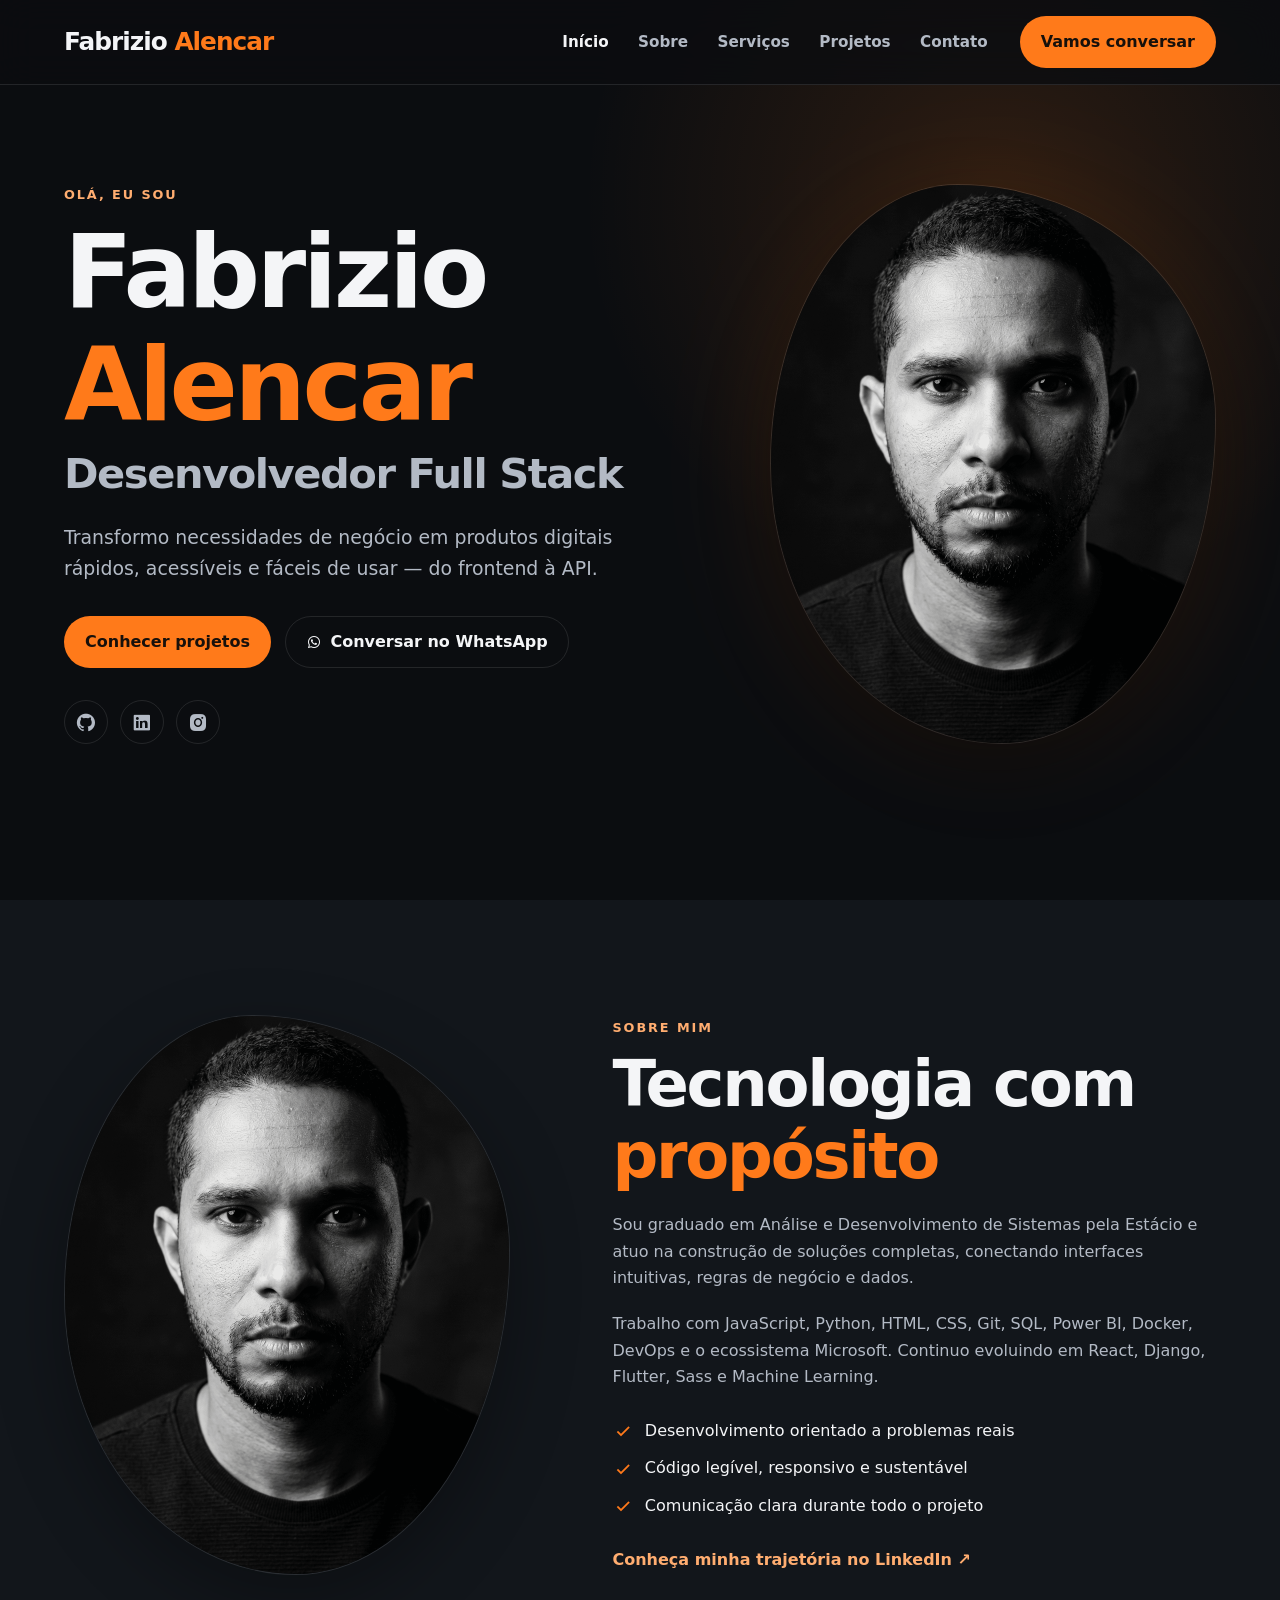
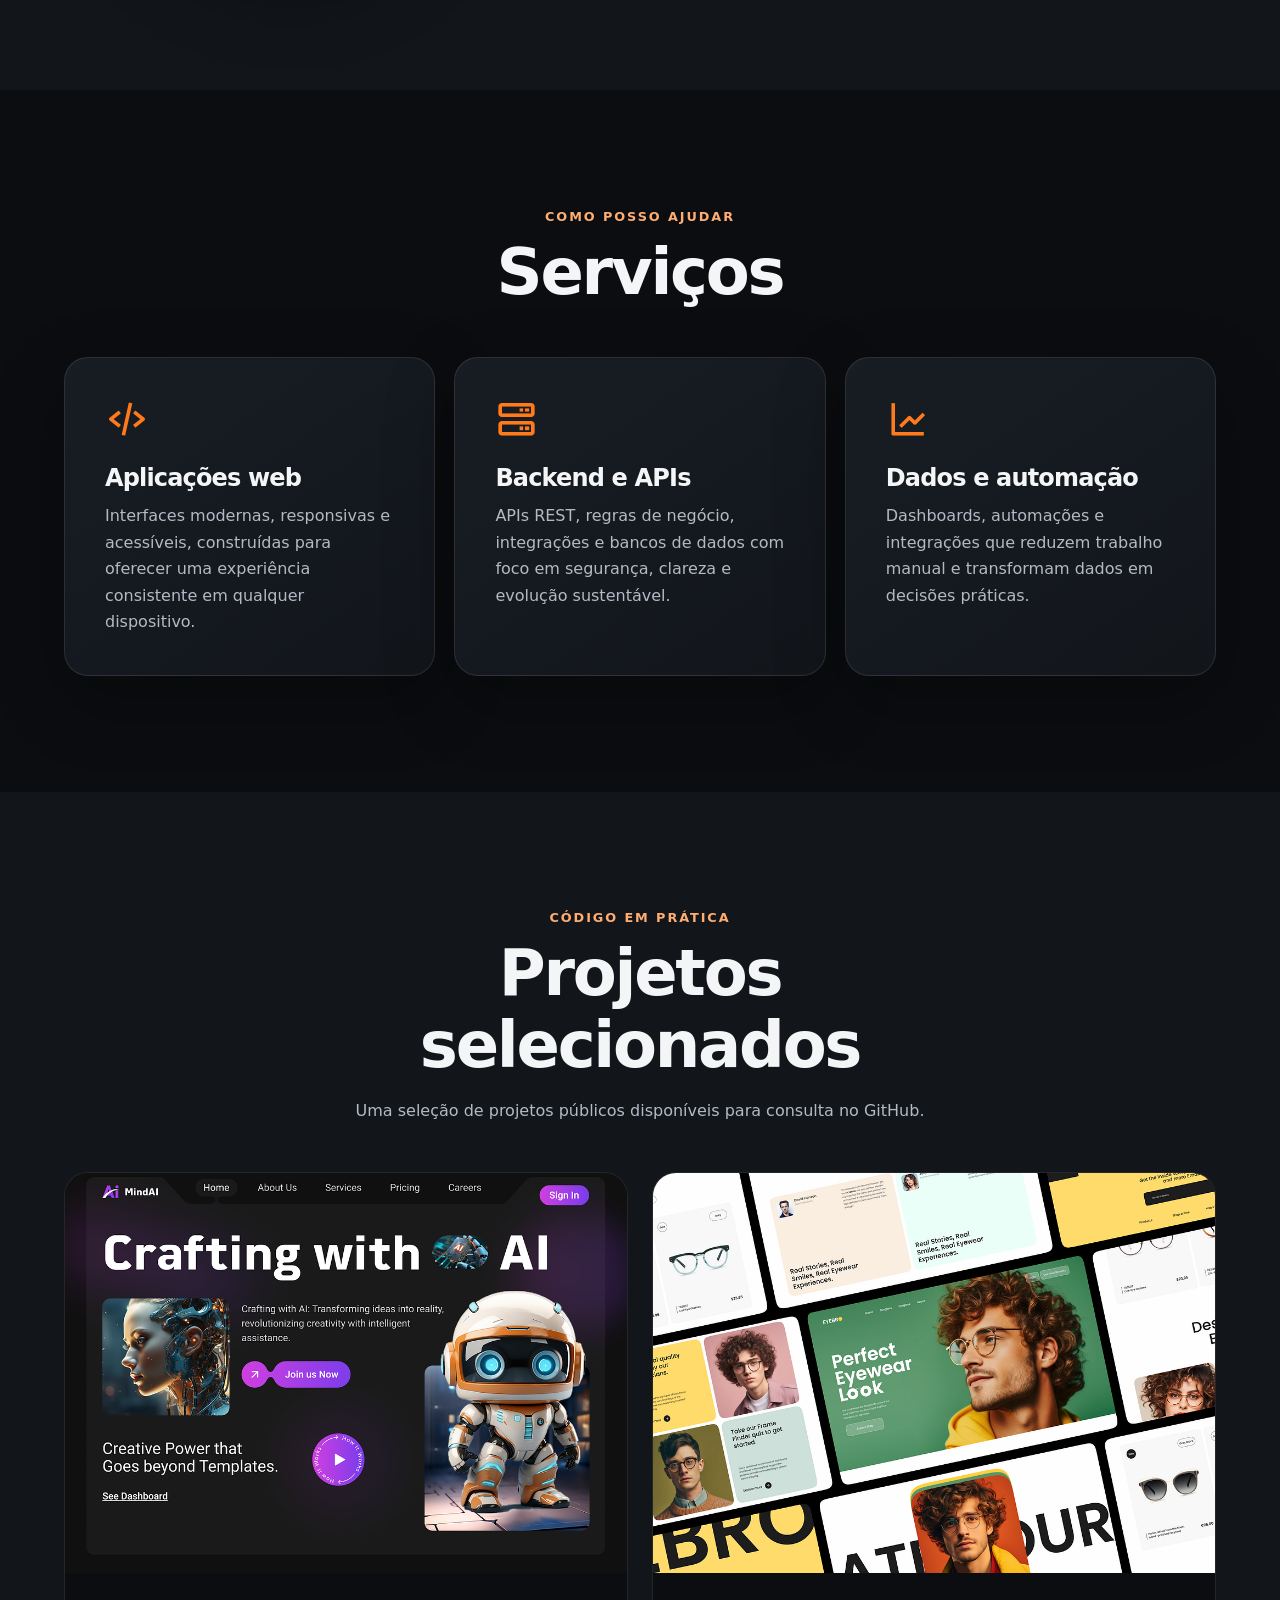
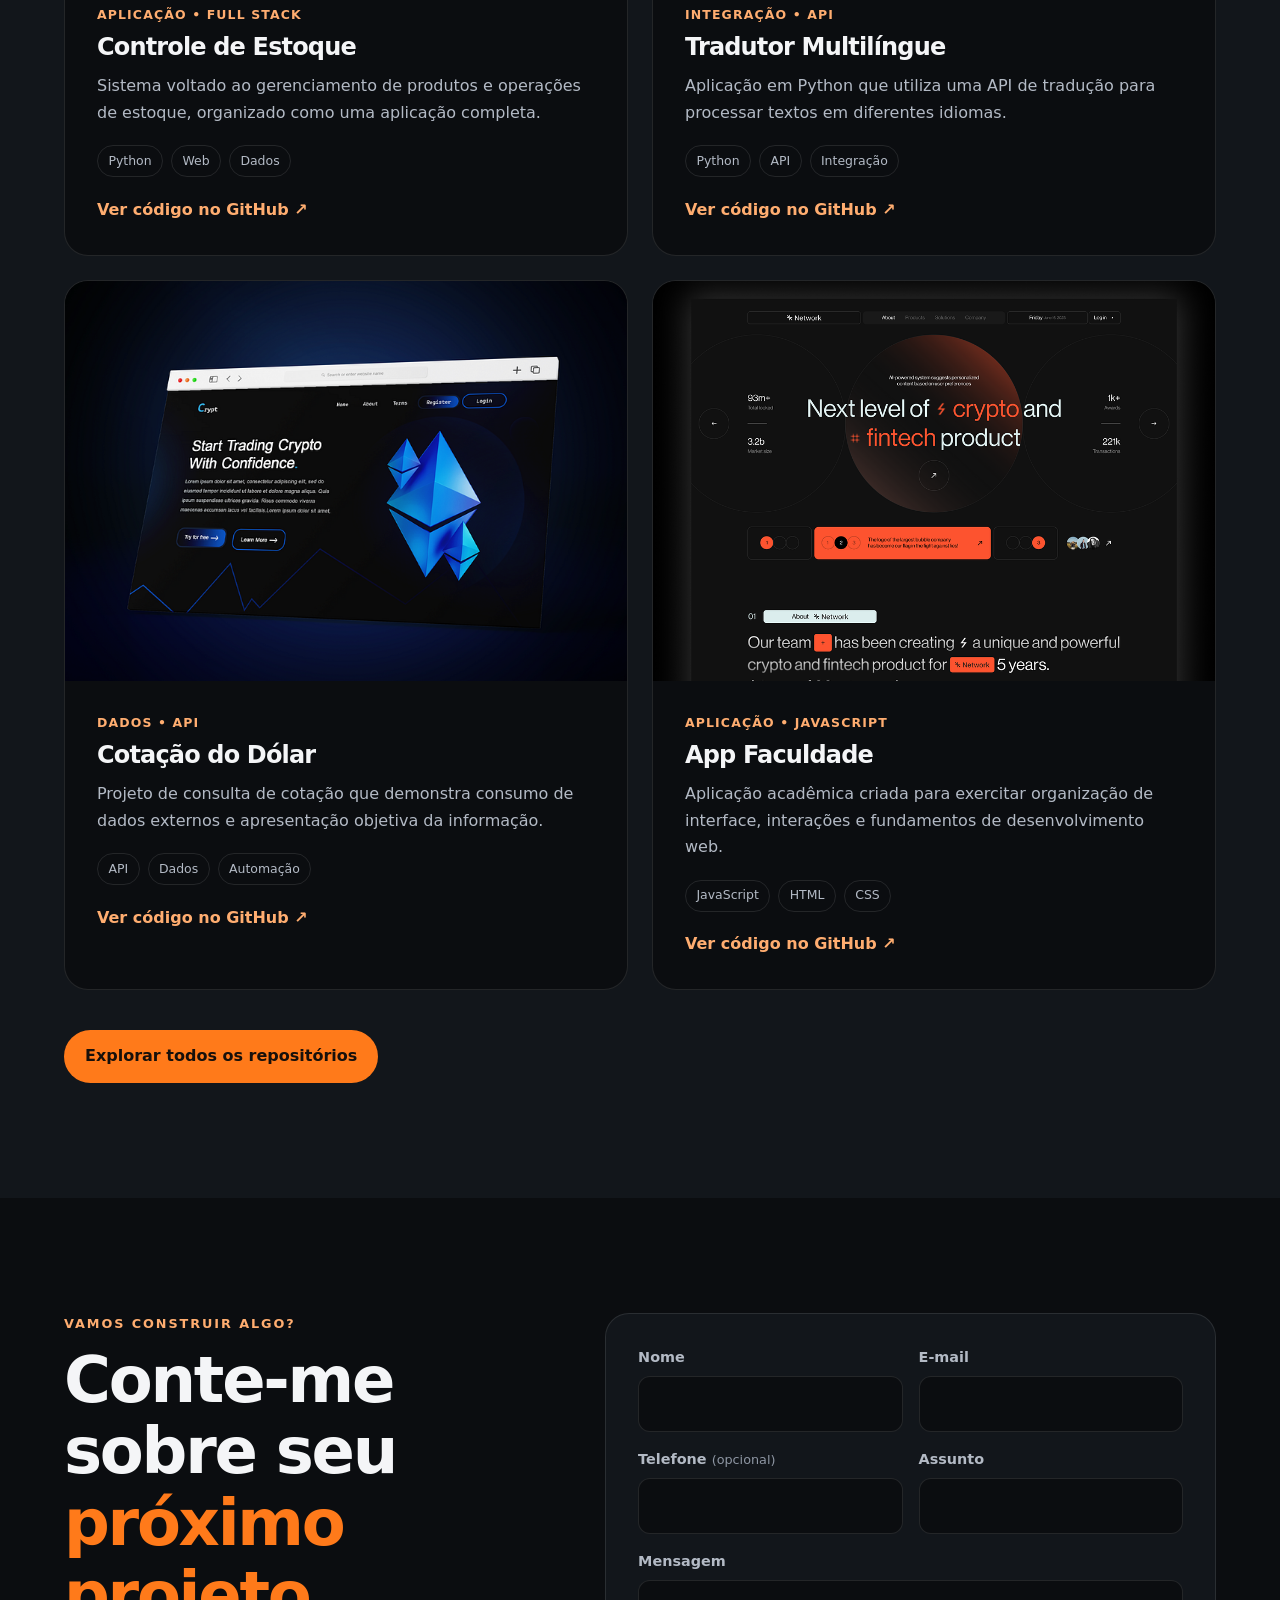
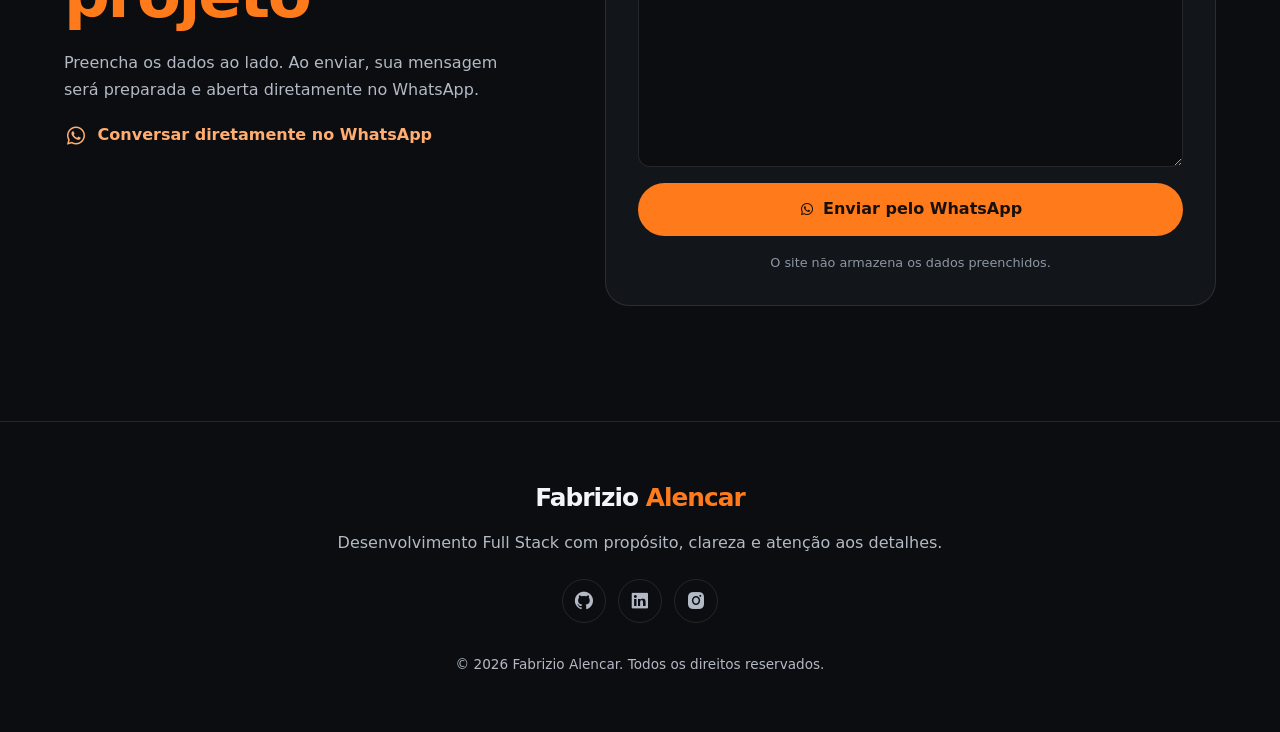
<file: index.html>
<!DOCTYPE html>
<html lang="pt-BR">
<head>
  <meta charset="UTF-8">
  <meta name="viewport" content="width=device-width, initial-scale=1">
  <title>Fabrizio Alencar | Desenvolvedor Full Stack</title>
  <meta name="description" content="Portfólio de Fabrizio Alencar, desenvolvedor Full Stack especializado em aplicações web, APIs, automação e soluções digitais.">
  <meta name="author" content="Fabrizio Alencar">
  <meta name="theme-color" content="#0b0d10">
  <link rel="canonical" href="https://fabrizioalencardev.github.io/Fabrizio-Alencar/">
  <meta property="og:type" content="website">
  <meta property="og:locale" content="pt_BR">
  <meta property="og:title" content="Fabrizio Alencar | Desenvolvedor Full Stack">
  <meta property="og:description" content="Aplicações web, APIs e soluções digitais construídas com foco em qualidade, desempenho e experiência.">
  <meta property="og:url" content="https://fabrizioalencardev.github.io/Fabrizio-Alencar/">
  <meta property="og:image" content="https://fabrizioalencardev.github.io/Fabrizio-Alencar/img/foto_site.png?v=20260828-2">
  <meta name="twitter:card" content="summary_large_image">
  <link rel="preconnect" href="https://unpkg.com" crossorigin>
  <link rel="stylesheet" href="https://unpkg.com/boxicons@2.1.4/css/boxicons.min.css">
  <link rel="stylesheet" href="css/style_responsivo.css?v=20260828-1">
  <script src="js/main_atualizado.js?v=20260828-2" defer></script>
</head>
<body>
  <a class="skip-link" href="#main-content">Ir para o conteúdo principal</a>
  <header class="header">
    <a href="#home" class="logo" aria-label="Fabrizio Alencar — início">Fabrizio <span>Alencar</span></a>
    <button class="menu-toggle" id="menu-toggle" type="button" aria-label="Abrir menu" aria-expanded="false" aria-controls="main-navigation"><i class="bx bx-menu" aria-hidden="true"></i></button>
    <nav class="navbar" id="main-navigation" aria-label="Navegação principal">
      <a href="#home">Início</a><a href="#about">Sobre</a><a href="#services">Serviços</a><a href="#projects">Projetos</a><a href="#contact">Contato</a>
    </nav>
    <a class="gradient-btn" href="#contact">Vamos conversar</a>
  </header>

  <main id="main-content">
    <section class="hero" id="home" aria-labelledby="hero-title">
      <div class="hero-content">
        <p class="eyebrow">Olá, eu sou</p>
        <h1 id="hero-title">Fabrizio <span>Alencar</span></h1>
        <h2>Desenvolvedor Full Stack</h2>
        <p class="hero-text">Transformo necessidades de negócio em produtos digitais rápidos, acessíveis e fáceis de usar — do frontend à API.</p>
        <div class="hero-actions">
          <a href="#projects" class="btn">Conhecer projetos</a>
          <a href="https://wa.me/5594996624957?text=Olá%20Fabrizio!%20Conheci%20seu%20portfólio%20e%20gostaria%20de%20conversar." target="_blank" rel="noopener noreferrer" class="btn btn-secondary"><i class="bx bxl-whatsapp" aria-hidden="true"></i> Conversar no WhatsApp</a>
        </div>
        <div class="social-icons" aria-label="Redes sociais">
          <a href="https://github.com/FabrizioAlencarDev" target="_blank" rel="noopener noreferrer" aria-label="GitHub de Fabrizio"><i class="bx bxl-github" aria-hidden="true"></i></a>
          <a href="https://www.linkedin.com/in/fabrizio-alencar-dev/" target="_blank" rel="noopener noreferrer" aria-label="LinkedIn de Fabrizio"><i class="bx bxl-linkedin-square" aria-hidden="true"></i></a>
          <a href="https://www.instagram.com/fabrizioalencar/" target="_blank" rel="noopener noreferrer" aria-label="Instagram de Fabrizio"><i class="bx bxl-instagram-alt" aria-hidden="true"></i></a>
        </div>
      </div>
      <div class="hero-image"><img src="img/foto_site.png?v=20260828-2" width="560" height="560" alt="Retrato de Fabrizio Alencar" fetchpriority="high"></div>
    </section>

    <section class="about" id="about" aria-labelledby="about-title">
      <div class="about-image"><img src="img/foto_site.png?v=20260828-2" width="560" height="560" alt="Fabrizio Alencar, desenvolvedor Full Stack" loading="lazy"></div>
      <div class="about-content">
        <p class="eyebrow">Sobre mim</p>
        <h2 id="about-title">Tecnologia com <span>propósito</span></h2>
        <p>Sou graduado em Análise e Desenvolvimento de Sistemas pela Estácio e atuo na construção de soluções completas, conectando interfaces intuitivas, regras de negócio e dados.</p>
        <p>Trabalho com JavaScript, Python, HTML, CSS, Git, SQL, Power BI, Docker, DevOps e o ecossistema Microsoft. Continuo evoluindo em React, Django, Flutter, Sass e Machine Learning.</p>
        <ul class="highlights">
          <li><i class="bx bx-check" aria-hidden="true"></i> Desenvolvimento orientado a problemas reais</li>
          <li><i class="bx bx-check" aria-hidden="true"></i> Código legível, responsivo e sustentável</li>
          <li><i class="bx bx-check" aria-hidden="true"></i> Comunicação clara durante todo o projeto</li>
        </ul>
        <a href="https://www.linkedin.com/in/fabrizio-alencar-dev/" target="_blank" rel="noopener noreferrer" class="text-link">Conheça minha trajetória no LinkedIn <span aria-hidden="true">↗</span></a>
      </div>
    </section>

    <section class="services" id="services" aria-labelledby="services-title">
      <div class="section-heading"><p class="eyebrow">Como posso ajudar</p><h2 id="services-title">Serviços</h2></div>
      <div class="services-grid">
        <article class="service-card"><i class="bx bx-code-alt" aria-hidden="true"></i><h3>Aplicações web</h3><p>Interfaces modernas, responsivas e acessíveis, construídas para oferecer uma experiência consistente em qualquer dispositivo.</p></article>
        <article class="service-card"><i class="bx bx-server" aria-hidden="true"></i><h3>Backend e APIs</h3><p>APIs REST, regras de negócio, integrações e bancos de dados com foco em segurança, clareza e evolução sustentável.</p></article>
        <article class="service-card"><i class="bx bx-line-chart" aria-hidden="true"></i><h3>Dados e automação</h3><p>Dashboards, automações e integrações que reduzem trabalho manual e transformam dados em decisões práticas.</p></article>
      </div>
    </section>

    <section class="projects" id="projects" aria-labelledby="projects-title">
      <div class="section-heading"><p class="eyebrow">Código em prática</p><h2 id="projects-title">Projetos selecionados</h2><p>Uma seleção de projetos públicos disponíveis para consulta no GitHub.</p></div>
      <div class="projects-grid">
        <article class="project-card">
          <img src="img/project1.png" width="600" height="400" alt="Prévia do sistema de controle de estoque" loading="lazy">
          <div class="project-content"><p class="project-type">Aplicação • Full Stack</p><h3>Controle de Estoque</h3><p>Sistema voltado ao gerenciamento de produtos e operações de estoque, organizado como uma aplicação completa.</p><div class="tags"><span>Python</span><span>Web</span><span>Dados</span></div><a class="project-link" href="https://github.com/FabrizioAlencarDev/ControleEstoque" target="_blank" rel="noopener noreferrer">Ver código no GitHub <span aria-hidden="true">↗</span></a></div>
        </article>
        <article class="project-card">
          <img src="img/project2.png" width="600" height="400" alt="Prévia de um tradutor multilíngue" loading="lazy">
          <div class="project-content"><p class="project-type">Integração • API</p><h3>Tradutor Multilíngue</h3><p>Aplicação em Python que utiliza uma API de tradução para processar textos em diferentes idiomas.</p><div class="tags"><span>Python</span><span>API</span><span>Integração</span></div><a class="project-link" href="https://github.com/FabrizioAlencarDev/Translate-API" target="_blank" rel="noopener noreferrer">Ver código no GitHub <span aria-hidden="true">↗</span></a></div>
        </article>
        <article class="project-card">
          <img src="img/project3.png" width="600" height="400" alt="Prévia de uma aplicação de cotação do dólar" loading="lazy">
          <div class="project-content"><p class="project-type">Dados • API</p><h3>Cotação do Dólar</h3><p>Projeto de consulta de cotação que demonstra consumo de dados externos e apresentação objetiva da informação.</p><div class="tags"><span>API</span><span>Dados</span><span>Automação</span></div><a class="project-link" href="https://github.com/FabrizioAlencarDev/API-D-lar-Cota-o" target="_blank" rel="noopener noreferrer">Ver código no GitHub <span aria-hidden="true">↗</span></a></div>
        </article>
        <article class="project-card">
          <img src="img/project4.png" width="600" height="400" alt="Prévia de uma aplicação acadêmica" loading="lazy">
          <div class="project-content"><p class="project-type">Aplicação • JavaScript</p><h3>App Faculdade</h3><p>Aplicação acadêmica criada para exercitar organização de interface, interações e fundamentos de desenvolvimento web.</p><div class="tags"><span>JavaScript</span><span>HTML</span><span>CSS</span></div><a class="project-link" href="https://github.com/FabrizioAlencarDev/App-faculdade" target="_blank" rel="noopener noreferrer">Ver código no GitHub <span aria-hidden="true">↗</span></a></div>
        </article>
      </div>
      <a class="btn projects-cta" href="https://github.com/FabrizioAlencarDev?tab=repositories" target="_blank" rel="noopener noreferrer">Explorar todos os repositórios</a>
    </section>

    <section class="contact" id="contact" aria-labelledby="contact-title">
      <div class="contact-copy">
        <p class="eyebrow">Vamos construir algo?</p>
        <h2 id="contact-title">Conte-me sobre seu <span>próximo projeto</span></h2>
        <p>Preencha os dados ao lado. Ao enviar, sua mensagem será preparada e aberta diretamente no WhatsApp.</p>
        <a class="contact-direct" href="https://wa.me/5594996624957?text=Olá%20Fabrizio!%20Conheci%20seu%20portfólio." target="_blank" rel="noopener noreferrer">
          <i class="bx bxl-whatsapp" aria-hidden="true"></i> Conversar diretamente no WhatsApp
        </a>
      </div>
      <form id="contact-form" class="contact-form">
        <div class="field">
          <label for="name">Nome</label>
          <input id="name" name="name" type="text" autocomplete="name" required>
        </div>
        <div class="field">
          <label for="email">E-mail</label>
          <input id="email" name="email" type="email" autocomplete="email" required>
        </div>
        <div class="field">
          <label for="phone">Telefone <span class="optional">(opcional)</span></label>
          <input id="phone" name="phone" type="tel" autocomplete="tel" inputmode="tel">
        </div>
        <div class="field">
          <label for="subject">Assunto</label>
          <input id="subject" name="subject" type="text" required>
        </div>
        <div class="field field-full">
          <label for="message">Mensagem</label>
          <textarea id="message" name="message" rows="6" required></textarea>
        </div>
        <button type="submit" class="btn field-full"><i class="bx bxl-whatsapp" aria-hidden="true"></i> Enviar pelo WhatsApp</button>
        <p id="form-status" class="form-note field-full" aria-live="polite">O site não armazena os dados preenchidos.</p>
      </form>
    </section>
  </main>

  <footer class="footer">
    <a href="#home" class="logo">Fabrizio <span>Alencar</span></a>
    <p>Desenvolvimento Full Stack com propósito, clareza e atenção aos detalhes.</p>
    <div class="social-icons" aria-label="Redes sociais">
      <a href="https://github.com/FabrizioAlencarDev" target="_blank" rel="noopener noreferrer" aria-label="GitHub de Fabrizio"><i class="bx bxl-github" aria-hidden="true"></i></a>
      <a href="https://www.linkedin.com/in/fabrizio-alencar-dev/" target="_blank" rel="noopener noreferrer" aria-label="LinkedIn de Fabrizio"><i class="bx bxl-linkedin-square" aria-hidden="true"></i></a>
      <a href="https://www.instagram.com/fabrizioalencar/" target="_blank" rel="noopener noreferrer" aria-label="Instagram de Fabrizio"><i class="bx bxl-instagram-alt" aria-hidden="true"></i></a>
    </div>
    <p class="copyright">&copy; <span id="current-year"></span> Fabrizio Alencar. Todos os direitos reservados.</p>
  </footer>
</body>
</html>
</file>
<file: css/style_responsivo.css>
:root {
  --bg: #0b0d10;
  --surface: #12161b;
  --surface-2: #181d24;
  --text: #f4f5f7;
  --muted: #b3bac5;
  --primary: #ff7a1a;
  --primary-light: #ffad70;
  --border: rgba(255, 255, 255, .1);
  --shadow: 0 24px 70px rgba(0, 0, 0, .32);
  --radius: 24px;
  --max-width: 1180px;
}

* { box-sizing: border-box; margin: 0; padding: 0; }
html { scroll-behavior: smooth; scroll-padding-top: 92px; }
body {
  min-width: 280px;
  background: var(--bg);
  color: var(--text);
  font-family: Inter, ui-sans-serif, system-ui, -apple-system, BlinkMacSystemFont, "Segoe UI", sans-serif;
  line-height: 1.65;
  -webkit-font-smoothing: antialiased;
}
body.menu-open { overflow: hidden; }
img { display: block; max-width: 100%; }
a { color: inherit; text-decoration: none; }
button, input, textarea { font: inherit; }
button { color: inherit; }
::selection { color: #111; background: var(--primary-light); }

.skip-link {
  position: fixed;
  top: 12px;
  left: 12px;
  z-index: 9999;
  padding: .75rem 1rem;
  border-radius: 10px;
  background: var(--text);
  color: var(--bg);
  transform: translateY(-150%);
}
.skip-link:focus { transform: translateY(0); }
:focus-visible { outline: 3px solid var(--primary-light); outline-offset: 4px; }

.header {
  position: fixed;
  inset: 0 0 auto;
  z-index: 1000;
  display: flex;
  align-items: center;
  gap: 2rem;
  min-height: 78px;
  padding: 1rem max(5vw, calc((100vw - var(--max-width)) / 2));
  background: rgba(11, 13, 16, .82);
  border-bottom: 1px solid var(--border);
  backdrop-filter: blur(18px);
}
.logo { white-space: nowrap; font-size: clamp(1.2rem, 3vw, 1.55rem); font-weight: 850; letter-spacing: -.04em; }
.logo span, h1 span, h2 span { color: var(--primary); }
.navbar { display: flex; align-items: center; gap: clamp(1rem, 2.3vw, 2rem); margin-left: auto; }
.navbar a { color: var(--muted); font-size: .95rem; font-weight: 650; transition: color .2s ease; }
.navbar a:hover, .navbar a.active { color: var(--text); }
.gradient-btn, .btn {
  display: inline-flex;
  align-items: center;
  justify-content: center;
  gap: .5rem;
  min-height: 48px;
  padding: .75rem 1.25rem;
  border: 1px solid transparent;
  border-radius: 999px;
  background: var(--primary);
  color: #17100b;
  font-weight: 800;
  cursor: pointer;
  transition: transform .2s ease, box-shadow .2s ease, background .2s ease;
}
.gradient-btn:hover, .btn:hover { background: var(--primary-light); transform: translateY(-2px); box-shadow: 0 12px 30px rgba(255, 122, 26, .22); }
.menu-toggle { display: none; border: 0; background: transparent; font-size: 2rem; cursor: pointer; }

section { padding: clamp(5rem, 9vw, 8rem) max(5vw, calc((100vw - var(--max-width)) / 2)); }
.eyebrow { margin-bottom: .65rem; color: var(--primary-light); font-size: .8rem; font-weight: 850; letter-spacing: .15em; text-transform: uppercase; }
h1, h2, h3 { line-height: 1.12; letter-spacing: -.035em; }
h1 { font-size: clamp(3rem, 8vw, 6.3rem); }
h2 { font-size: clamp(2.2rem, 5vw, 4rem); }
h3 { font-size: 1.5rem; }

.hero {
  min-height: 100svh;
  display: grid;
  grid-template-columns: minmax(0, 1.15fr) minmax(280px, .85fr);
  align-items: center;
  gap: clamp(3rem, 8vw, 7rem);
  padding-top: 9rem;
  background: radial-gradient(circle at 78% 22%, rgba(255, 122, 26, .14), transparent 34%);
}
.hero-content h2 { margin-top: .6rem; font-size: clamp(1.5rem, 4vw, 2.6rem); color: var(--muted); }
.hero-text { max-width: 680px; margin: 1.5rem 0 2rem; color: var(--muted); font-size: clamp(1rem, 2vw, 1.18rem); }
.hero-actions { display: flex; flex-wrap: wrap; gap: .9rem; }
.btn-secondary { background: transparent; color: var(--text); border-color: var(--border); }
.btn-secondary:hover { color: var(--bg); border-color: var(--primary-light); }
.social-icons { display: flex; align-items: center; gap: .75rem; margin-top: 2rem; }
.social-icons a {
  display: grid;
  place-items: center;
  width: 44px;
  height: 44px;
  border: 1px solid var(--border);
  border-radius: 50%;
  color: var(--muted);
  font-size: 1.35rem;
  transition: color .2s ease, border-color .2s ease, transform .2s ease;
}
.social-icons a:hover { color: var(--primary-light); border-color: var(--primary); transform: translateY(-3px); }
.hero-image, .about-image { position: relative; }
.hero-image::before {
  content: "";
  position: absolute;
  inset: 7%;
  z-index: -1;
  border-radius: 50%;
  background: var(--primary);
  filter: blur(70px);
  opacity: .22;
}
.hero-image img, .about-image img {
  width: min(100%, 560px);
  aspect-ratio: 1;
  margin-inline: auto;
  border: 1px solid var(--border);
  border-radius: 42% 58% 48% 52% / 50% 42% 58% 50%;
  object-fit: cover;
  object-position: top;
  box-shadow: var(--shadow);
}

.about { display: grid; grid-template-columns: .85fr 1.15fr; align-items: center; gap: clamp(3rem, 8vw, 7rem); background: var(--surface); }
.about-content > p:not(.eyebrow) { margin-top: 1.25rem; color: var(--muted); }
.highlights { display: grid; gap: .7rem; margin: 1.7rem 0; list-style: none; }
.highlights li { display: flex; align-items: center; gap: .65rem; }
.highlights i { color: var(--primary); font-size: 1.35rem; }
.text-link, .project-link { color: var(--primary-light); font-weight: 750; text-underline-offset: 5px; }
.text-link:hover, .project-link:hover { text-decoration: underline; }

.section-heading { max-width: 720px; margin: 0 auto 3rem; text-align: center; }
.section-heading > p:last-child:not(.eyebrow) { margin-top: 1rem; color: var(--muted); }
.services-grid { display: grid; grid-template-columns: repeat(3, minmax(0, 1fr)); gap: 1.2rem; }
.service-card {
  padding: clamp(1.5rem, 4vw, 2.5rem);
  border: 1px solid var(--border);
  border-radius: var(--radius);
  background: linear-gradient(145deg, var(--surface-2), var(--surface));
  box-shadow: var(--shadow);
}
.service-card > i { color: var(--primary); font-size: 2.7rem; }
.service-card h3 { margin: 1.2rem 0 .7rem; }
.service-card p { color: var(--muted); }

.projects { background: var(--surface); }
.projects-grid { display: grid; grid-template-columns: repeat(2, minmax(0, 1fr)); gap: 1.5rem; }
.project-card {
  overflow: hidden;
  border: 1px solid var(--border);
  border-radius: var(--radius);
  background: var(--bg);
  transition: transform .25s ease, border-color .25s ease;
}
.project-card:hover { transform: translateY(-6px); border-color: rgba(255, 122, 26, .55); }
.project-card > img { width: 100%; aspect-ratio: 3 / 2; object-fit: cover; }
.project-content { padding: clamp(1.4rem, 4vw, 2rem); }
.project-type { color: var(--primary-light); font-size: .78rem; font-weight: 800; letter-spacing: .09em; text-transform: uppercase; }
.project-content h3 { margin: .5rem 0 .8rem; }
.project-content > p:not(.project-type) { color: var(--muted); }
.tags { display: flex; flex-wrap: wrap; gap: .5rem; margin: 1.2rem 0; }
.tags span { padding: .3rem .65rem; border: 1px solid var(--border); border-radius: 999px; color: var(--muted); font-size: .78rem; }
.projects-cta { width: fit-content; margin: 2.5rem auto 0; }

.contact { display: grid; grid-template-columns: .85fr 1.15fr; gap: clamp(3rem, 7vw, 6rem); align-items: start; }
.contact-copy > p:not(.eyebrow) { margin: 1.2rem 0; color: var(--muted); }
.contact-direct { display: inline-flex; align-items: center; gap: .6rem; color: var(--primary-light); font-weight: 750; }
.contact-direct i { font-size: 1.5rem; }
.contact-form { display: grid; grid-template-columns: repeat(2, minmax(0, 1fr)); gap: 1rem; padding: clamp(1.3rem, 4vw, 2rem); border: 1px solid var(--border); border-radius: var(--radius); background: var(--surface); }
.field { display: grid; gap: .4rem; }
.field-full { grid-column: 1 / -1; }
.field label { color: var(--muted); font-size: .9rem; font-weight: 700; }
.optional, .form-note { color: #8e96a3; font-size: .8rem; font-weight: 500; }
.field input, .field textarea {
  width: 100%;
  border: 1px solid var(--border);
  border-radius: 12px;
  background: var(--bg);
  color: var(--text);
  padding: .85rem 1rem;
  resize: vertical;
}
.field input:focus, .field textarea:focus { border-color: var(--primary); outline: 2px solid rgba(255, 122, 26, .18); }
.form-note { text-align: center; }

.footer { display: grid; justify-items: center; gap: .7rem; padding: 3.5rem 5vw; border-top: 1px solid var(--border); text-align: center; }
.footer > p { color: var(--muted); }
.footer .social-icons { margin-top: .7rem; }
.copyright { margin-top: 1.2rem; font-size: .85rem; }

@media (max-width: 900px) {
  .menu-toggle { display: block; margin-left: auto; }
  .gradient-btn { display: none; }
  .navbar {
    position: fixed;
    inset: 78px 0 auto;
    display: grid;
    gap: 0;
    padding: 1rem 5vw 1.5rem;
    background: rgba(11, 13, 16, .98);
    border-bottom: 1px solid var(--border);
    transform: translateY(-140%);
    visibility: hidden;
    transition: transform .25s ease, visibility .25s ease;
  }
  .navbar.open { transform: translateY(0); visibility: visible; }
  .navbar a { padding: .85rem 0; font-size: 1.1rem; }
  .hero, .about, .contact { grid-template-columns: 1fr; }
  .hero { text-align: center; }
  .hero-content { order: 2; }
  .hero-image { order: 1; width: min(72vw, 430px); margin-inline: auto; }
  .hero-text { margin-inline: auto; }
  .hero-actions, .hero .social-icons { justify-content: center; }
  .about-image { width: min(72vw, 430px); margin-inline: auto; }
}

@media (max-width: 700px) {
  section { padding-inline: 1.25rem; }
  .services-grid, .projects-grid { grid-template-columns: 1fr; }
  .contact-form { grid-template-columns: 1fr; }
  .field { grid-column: 1; }
}

@media (max-width: 420px) {
  .header { padding-inline: 1rem; }
  .hero-actions { flex-direction: column; }
  .hero-actions .btn { width: 100%; }
  .hero-image, .about-image { width: 88vw; }
}

@media (prefers-reduced-motion: reduce) {
  html { scroll-behavior: auto; }
  *, *::before, *::after { scroll-behavior: auto !important; transition-duration: .01ms !important; animation-duration: .01ms !important; animation-iteration-count: 1 !important; }
}
</file>
